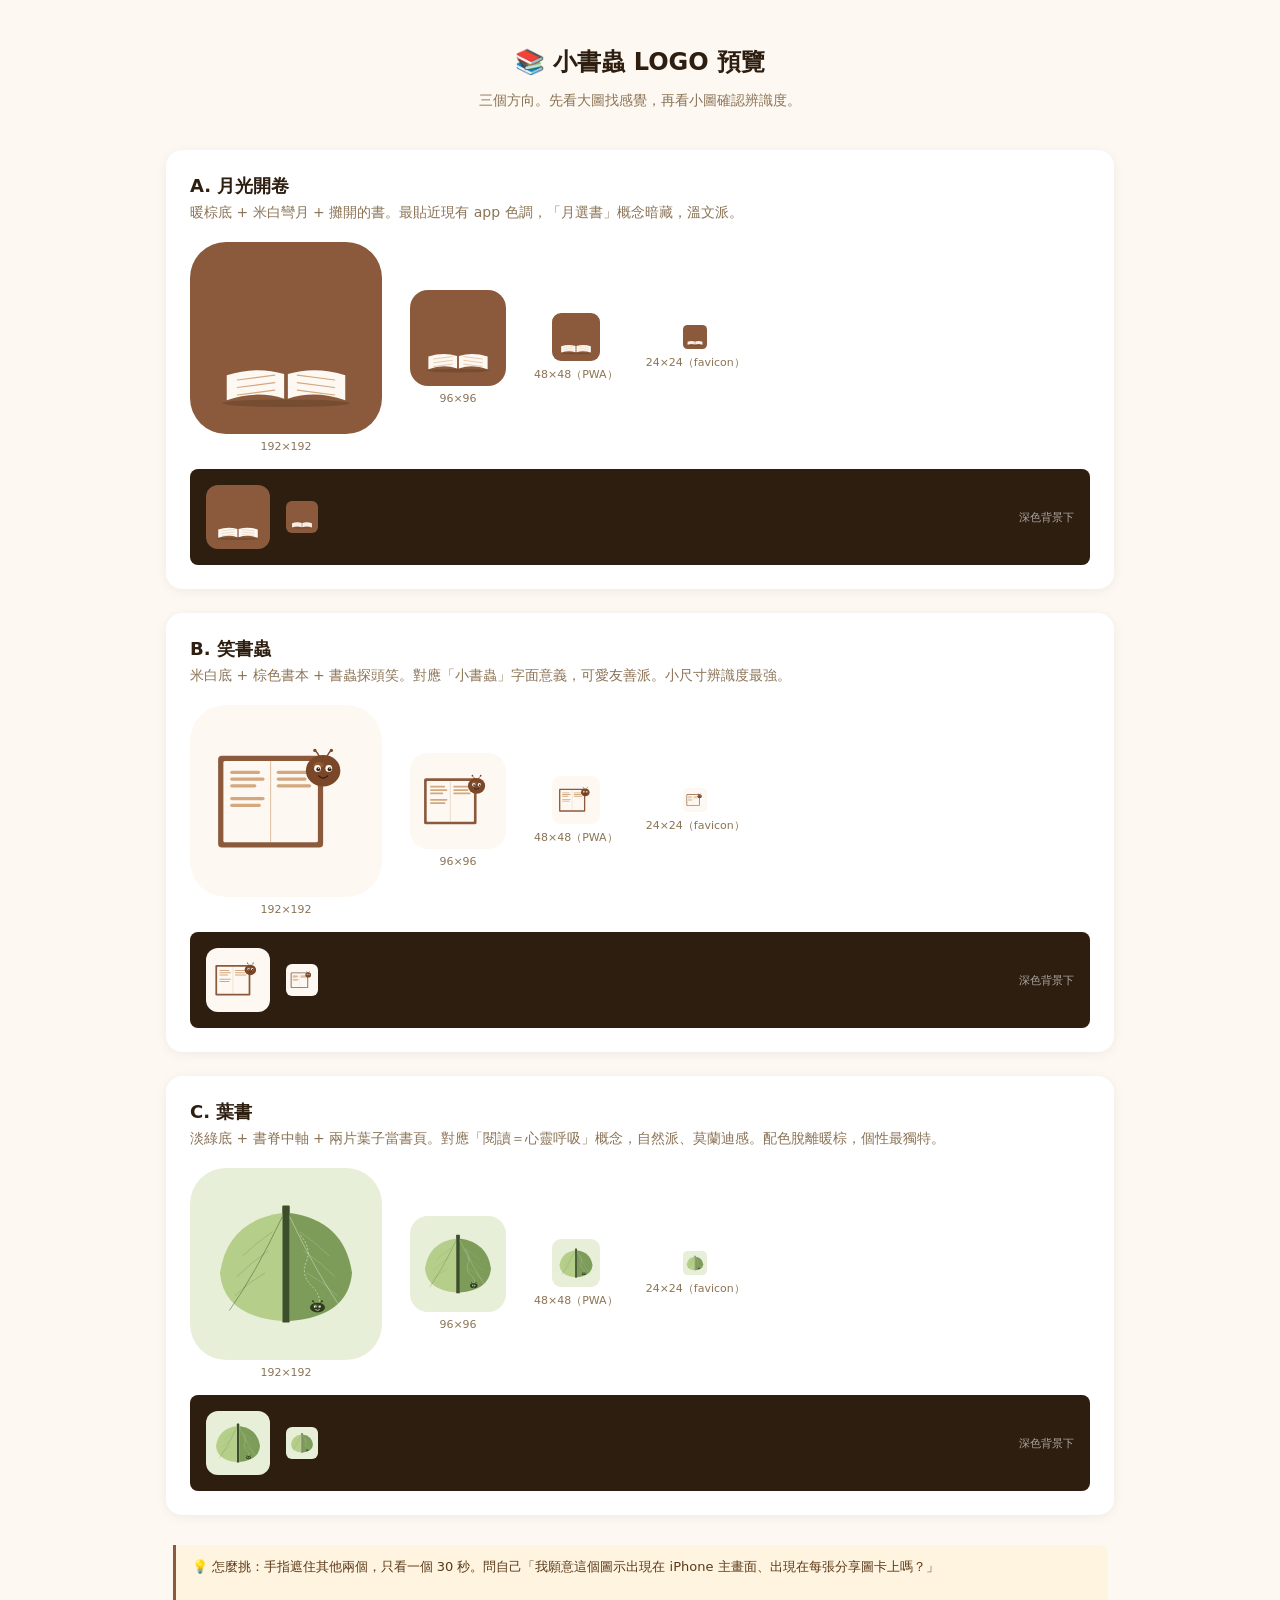
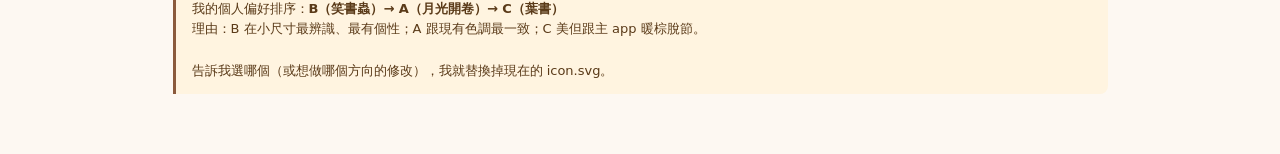
<file: 小書蟲-web/logos/preview.html>
<!DOCTYPE html>
<html lang="zh-Hant">
<head>
<meta charset="UTF-8">
<meta name="viewport" content="width=device-width, initial-scale=1">
<title>小書蟲 LOGO 預覽</title>
<style>
  body {
    font-family: -apple-system, "PingFang TC", system-ui, sans-serif;
    background: #fdf8f2;
    margin: 0;
    padding: 30px 20px;
    color: #2d1e10;
  }
  h1 { text-align: center; font-size: 24px; margin-bottom: 8px; }
  .subtitle { text-align: center; color: #8b7355; font-size: 14px; margin-bottom: 40px; }
  .logo-row {
    background: white;
    border-radius: 16px;
    padding: 24px;
    margin-bottom: 24px;
    max-width: 900px;
    margin-left: auto;
    margin-right: auto;
    box-shadow: 0 2px 12px rgba(0,0,0,0.06);
  }
  .logo-name {
    font-size: 18px;
    font-weight: 600;
    margin-bottom: 6px;
  }
  .logo-desc {
    color: #8b7355;
    font-size: 14px;
    margin-bottom: 20px;
  }
  .sizes {
    display: flex;
    align-items: center;
    gap: 28px;
    flex-wrap: wrap;
  }
  .size-item {
    display: flex;
    flex-direction: column;
    align-items: center;
    gap: 6px;
  }
  .size-item img {
    display: block;
  }
  .size-label {
    font-size: 11px;
    color: #8b7355;
  }
  .dark-bg {
    background: #2d1e10;
    padding: 16px;
    border-radius: 8px;
    display: flex;
    gap: 16px;
    margin-top: 16px;
    align-items: center;
  }
  .dark-bg img { display: block; }
  .dark-label {
    color: rgba(255,255,255,0.6);
    font-size: 11px;
    margin-left: auto;
  }
  .hint {
    background: #fff4e0;
    border-left: 3px solid #8b5a3c;
    padding: 12px 16px;
    border-radius: 0 8px 8px 0;
    font-size: 13px;
    color: #5a3a18;
    max-width: 900px;
    margin: 30px auto;
    line-height: 1.6;
  }
</style>
</head>
<body>
  <h1>📚 小書蟲 LOGO 預覽</h1>
  <p class="subtitle">三個方向。先看大圖找感覺，再看小圖確認辨識度。</p>

  <div class="logo-row">
    <div class="logo-name">A. 月光開卷</div>
    <div class="logo-desc">暖棕底 + 米白彎月 + 攤開的書。最貼近現有 app 色調，「月選書」概念暗藏，溫文派。</div>
    <div class="sizes">
      <div class="size-item"><img src="A-moonbook.svg" width="192" height="192"><span class="size-label">192×192</span></div>
      <div class="size-item"><img src="A-moonbook.svg" width="96" height="96"><span class="size-label">96×96</span></div>
      <div class="size-item"><img src="A-moonbook.svg" width="48" height="48"><span class="size-label">48×48（PWA）</span></div>
      <div class="size-item"><img src="A-moonbook.svg" width="24" height="24"><span class="size-label">24×24（favicon）</span></div>
    </div>
    <div class="dark-bg">
      <img src="A-moonbook.svg" width="64" height="64">
      <img src="A-moonbook.svg" width="32" height="32">
      <span class="dark-label">深色背景下</span>
    </div>
  </div>

  <div class="logo-row">
    <div class="logo-name">B. 笑書蟲</div>
    <div class="logo-desc">米白底 + 棕色書本 + 書蟲探頭笑。對應「小書蟲」字面意義，可愛友善派。小尺寸辨識度最強。</div>
    <div class="sizes">
      <div class="size-item"><img src="B-bookworm.svg" width="192" height="192"><span class="size-label">192×192</span></div>
      <div class="size-item"><img src="B-bookworm.svg" width="96" height="96"><span class="size-label">96×96</span></div>
      <div class="size-item"><img src="B-bookworm.svg" width="48" height="48"><span class="size-label">48×48（PWA）</span></div>
      <div class="size-item"><img src="B-bookworm.svg" width="24" height="24"><span class="size-label">24×24（favicon）</span></div>
    </div>
    <div class="dark-bg">
      <img src="B-bookworm.svg" width="64" height="64">
      <img src="B-bookworm.svg" width="32" height="32">
      <span class="dark-label">深色背景下</span>
    </div>
  </div>

  <div class="logo-row">
    <div class="logo-name">C. 葉書</div>
    <div class="logo-desc">淡綠底 + 書脊中軸 + 兩片葉子當書頁。對應「閱讀＝心靈呼吸」概念，自然派、莫蘭迪感。配色脫離暖棕，個性最獨特。</div>
    <div class="sizes">
      <div class="size-item"><img src="C-leafbook.svg" width="192" height="192"><span class="size-label">192×192</span></div>
      <div class="size-item"><img src="C-leafbook.svg" width="96" height="96"><span class="size-label">96×96</span></div>
      <div class="size-item"><img src="C-leafbook.svg" width="48" height="48"><span class="size-label">48×48（PWA）</span></div>
      <div class="size-item"><img src="C-leafbook.svg" width="24" height="24"><span class="size-label">24×24（favicon）</span></div>
    </div>
    <div class="dark-bg">
      <img src="C-leafbook.svg" width="64" height="64">
      <img src="C-leafbook.svg" width="32" height="32">
      <span class="dark-label">深色背景下</span>
    </div>
  </div>

  <div class="hint">
    💡 怎麼挑：手指遮住其他兩個，只看一個 30 秒。問自己「我願意這個圖示出現在 iPhone 主畫面、出現在每張分享圖卡上嗎？」<br><br>
    我的個人偏好排序：<strong>B（笑書蟲）→ A（月光開卷）→ C（葉書）</strong><br>
    理由：B 在小尺寸最辨識、最有個性；A 跟現有色調最一致；C 美但跟主 app 暖棕脫節。<br><br>
    告訴我選哪個（或想做哪個方向的修改），我就替換掉現在的 icon.svg。
  </div>
</body>
</html>
</file>
